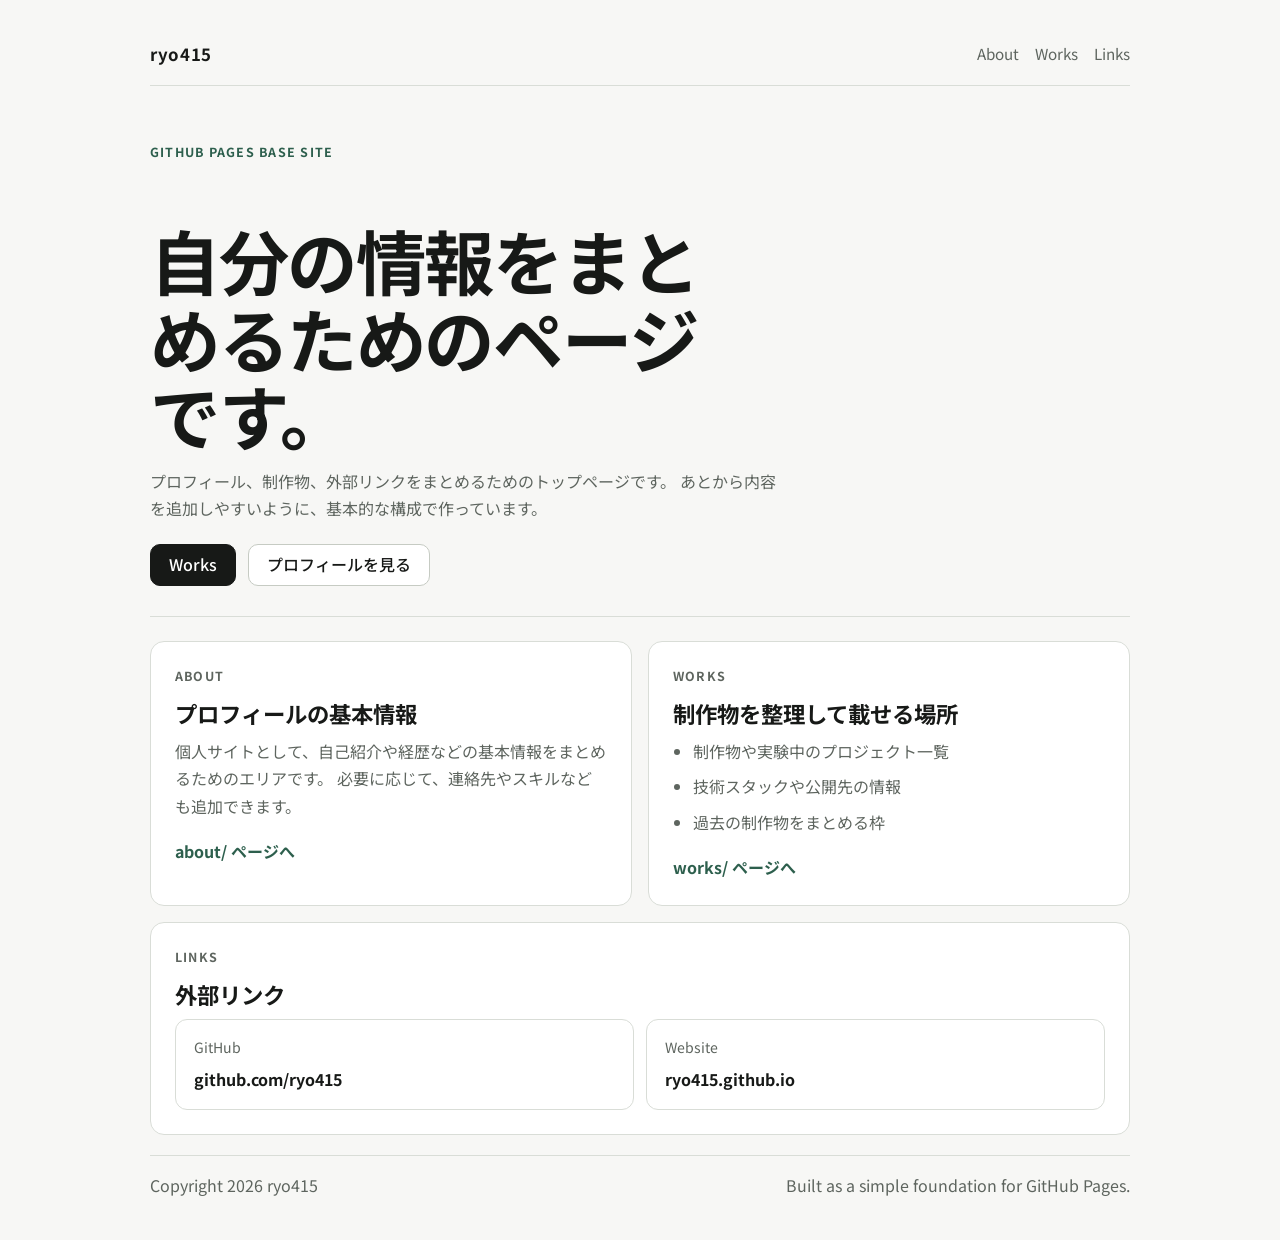
<file: index.html>
<!DOCTYPE html>
<html lang="ja">
<head>
  <meta charset="utf-8">
  <meta name="viewport" content="width=device-width, initial-scale=1">
  <title>ryo415 | Portfolio</title>
  <meta name="description" content="ryo415 の GitHub Pages 用ポートフォリオサイト">
  <meta name="author" content="ryo415">
  <meta name="theme-color" content="#f7f7f5">
  <link rel="preconnect" href="https://fonts.googleapis.com">
  <link rel="preconnect" href="https://fonts.gstatic.com" crossorigin>
  <link href="https://fonts.googleapis.com/css2?family=Noto+Sans+JP:wght@400;500;700&display=swap" rel="stylesheet">
  <link rel="stylesheet" href="assets/css/style.css">
</head>
<body>
  <div class="page-shell">
    <header class="site-header">
      <a class="brand" href="#top">ryo415</a>
      <nav class="site-nav" aria-label="Primary">
        <a href="about/">About</a>
        <a href="works/">Works</a>
        <a href="#links">Links</a>
      </nav>
    </header>

    <main id="top">
      <section class="hero">
        <p class="eyebrow">GitHub Pages Base Site</p>
        <h1>自分の情報をまとめるためのページです。</h1>
        <p class="hero-copy">
          プロフィール、制作物、外部リンクをまとめるためのトップページです。
          あとから内容を追加しやすいように、基本的な構成で作っています。
        </p>
        <div class="hero-actions">
          <a class="button primary" href="works/">Works</a>
          <a class="button secondary" href="about/">プロフィールを見る</a>
        </div>
      </section>

      <section class="content-grid">
        <article class="panel intro-panel" id="about">
          <p class="section-label">About</p>
          <h2>プロフィールの基本情報</h2>
          <p>
            個人サイトとして、自己紹介や経歴などの基本情報をまとめるためのエリアです。
            必要に応じて、連絡先やスキルなども追加できます。
          </p>
          <p class="panel-link">
            <a href="about/">about/ ページへ</a>
          </p>
        </article>

        <article class="panel" id="focus">
          <p class="section-label">Works</p>
          <h2>制作物を整理して載せる場所</h2>
          <ul class="feature-list">
            <li>制作物や実験中のプロジェクト一覧</li>
            <li>技術スタックや公開先の情報</li>
            <li>過去の制作物をまとめる枠</li>
          </ul>
          <p class="panel-link">
            <a href="works/">works/ ページへ</a>
          </p>
        </article>

        <article class="panel wide-panel" id="links">
          <p class="section-label">Links</p>
          <h2>外部リンク</h2>
          <div class="link-list">
            <a href="https://github.com/ryo415" target="_blank" rel="noopener noreferrer">
              <span>GitHub</span>
              <strong>github.com/ryo415</strong>
            </a>
            <a href="https://ryo415.github.io" target="_blank" rel="noopener noreferrer">
              <span>Website</span>
              <strong>ryo415.github.io</strong>
            </a>
          </div>
        </article>
      </section>
    </main>

    <footer class="site-footer">
      <p>Copyright <span id="year"></span> ryo415</p>
      <p>Built as a simple foundation for GitHub Pages.</p>
    </footer>
  </div>

  <script src="assets/js/main.js"></script>
</body>
</html>
</file>
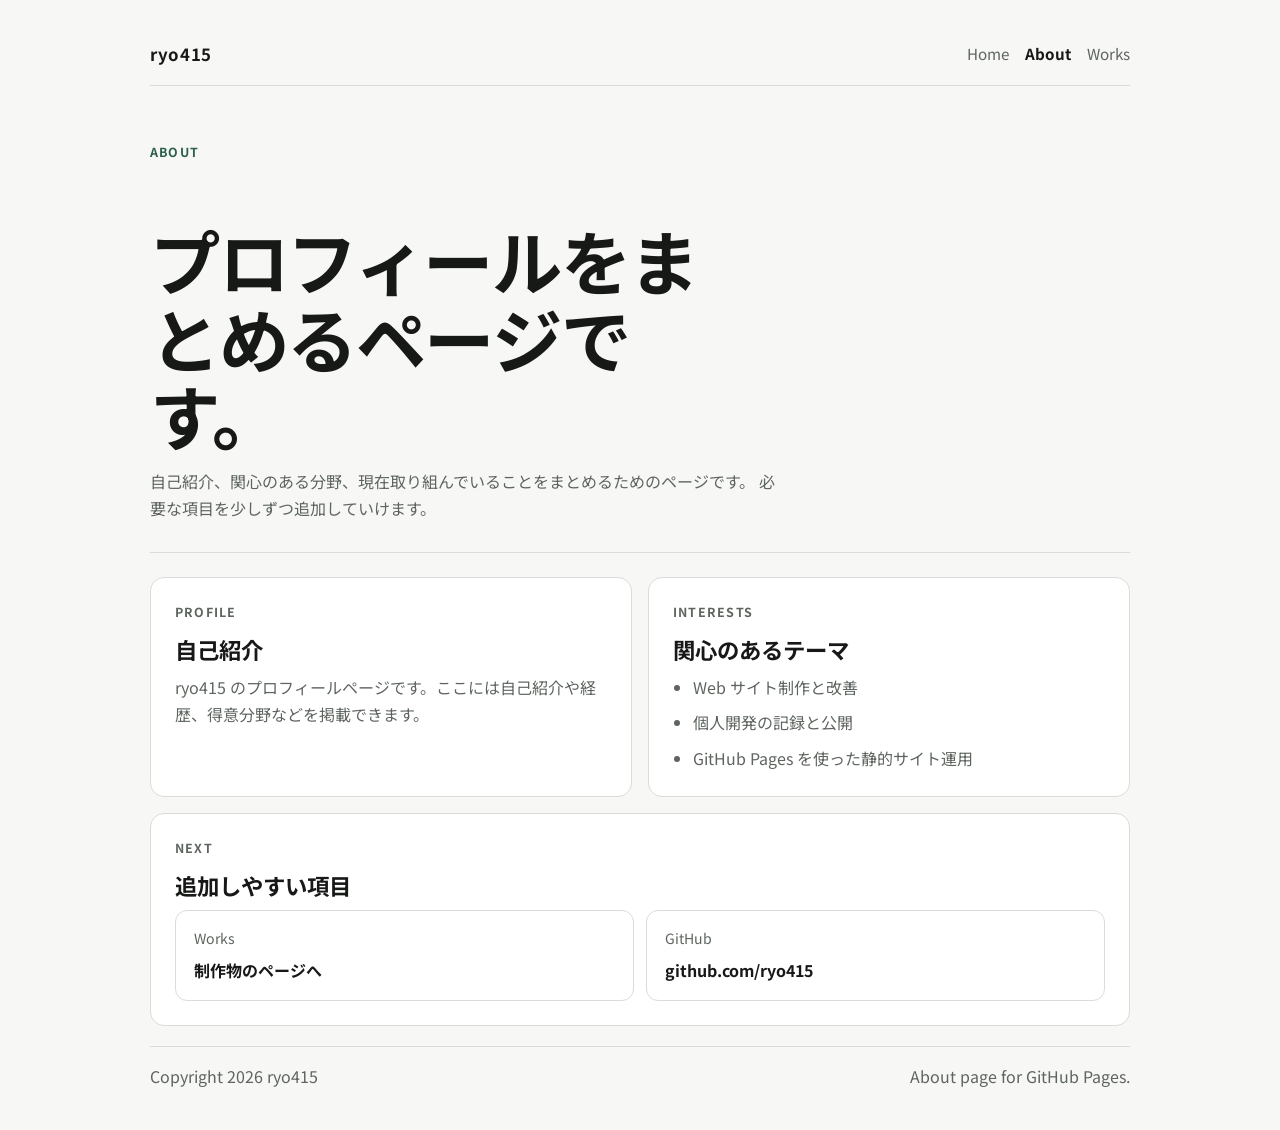
<file: about/index.html>
<!DOCTYPE html>
<html lang="ja">
<head>
  <meta charset="utf-8">
  <meta name="viewport" content="width=device-width, initial-scale=1">
  <title>About | ryo415</title>
  <meta name="description" content="ryo415 のプロフィールページ">
  <meta name="author" content="ryo415">
  <meta name="theme-color" content="#f7f7f5">
  <link rel="preconnect" href="https://fonts.googleapis.com">
  <link rel="preconnect" href="https://fonts.gstatic.com" crossorigin>
  <link href="https://fonts.googleapis.com/css2?family=Noto+Sans+JP:wght@400;500;700&display=swap" rel="stylesheet">
  <link rel="stylesheet" href="../assets/css/style.css">
</head>
<body>
  <div class="page-shell">
    <header class="site-header">
      <a class="brand" href="../">ryo415</a>
      <nav class="site-nav" aria-label="Primary">
        <a href="../">Home</a>
        <a href="./" aria-current="page">About</a>
        <a href="../works/">Works</a>
      </nav>
    </header>

    <main>
      <section class="hero subpage-hero">
        <p class="eyebrow">About</p>
        <h1>プロフィールをまとめるページです。</h1>
        <p class="hero-copy">
          自己紹介、関心のある分野、現在取り組んでいることをまとめるためのページです。
          必要な項目を少しずつ追加していけます。
        </p>
      </section>

      <section class="content-grid">
        <article class="panel">
          <p class="section-label">Profile</p>
          <h2>自己紹介</h2>
          <p>
            ryo415 のプロフィールページです。ここには自己紹介や経歴、得意分野などを掲載できます。
          </p>
        </article>

        <article class="panel">
          <p class="section-label">Interests</p>
          <h2>関心のあるテーマ</h2>
          <ul class="feature-list">
            <li>Web サイト制作と改善</li>
            <li>個人開発の記録と公開</li>
            <li>GitHub Pages を使った静的サイト運用</li>
          </ul>
        </article>

        <article class="panel wide-panel">
          <p class="section-label">Next</p>
          <h2>追加しやすい項目</h2>
          <div class="link-list">
            <a href="../works/">
              <span>Works</span>
              <strong>制作物のページへ</strong>
            </a>
            <a href="https://github.com/ryo415" target="_blank" rel="noopener noreferrer">
              <span>GitHub</span>
              <strong>github.com/ryo415</strong>
            </a>
          </div>
        </article>
      </section>
    </main>

    <footer class="site-footer">
      <p>Copyright <span id="year"></span> ryo415</p>
      <p>About page for GitHub Pages.</p>
    </footer>
  </div>

  <script src="../assets/js/main.js"></script>
</body>
</html>
</file>
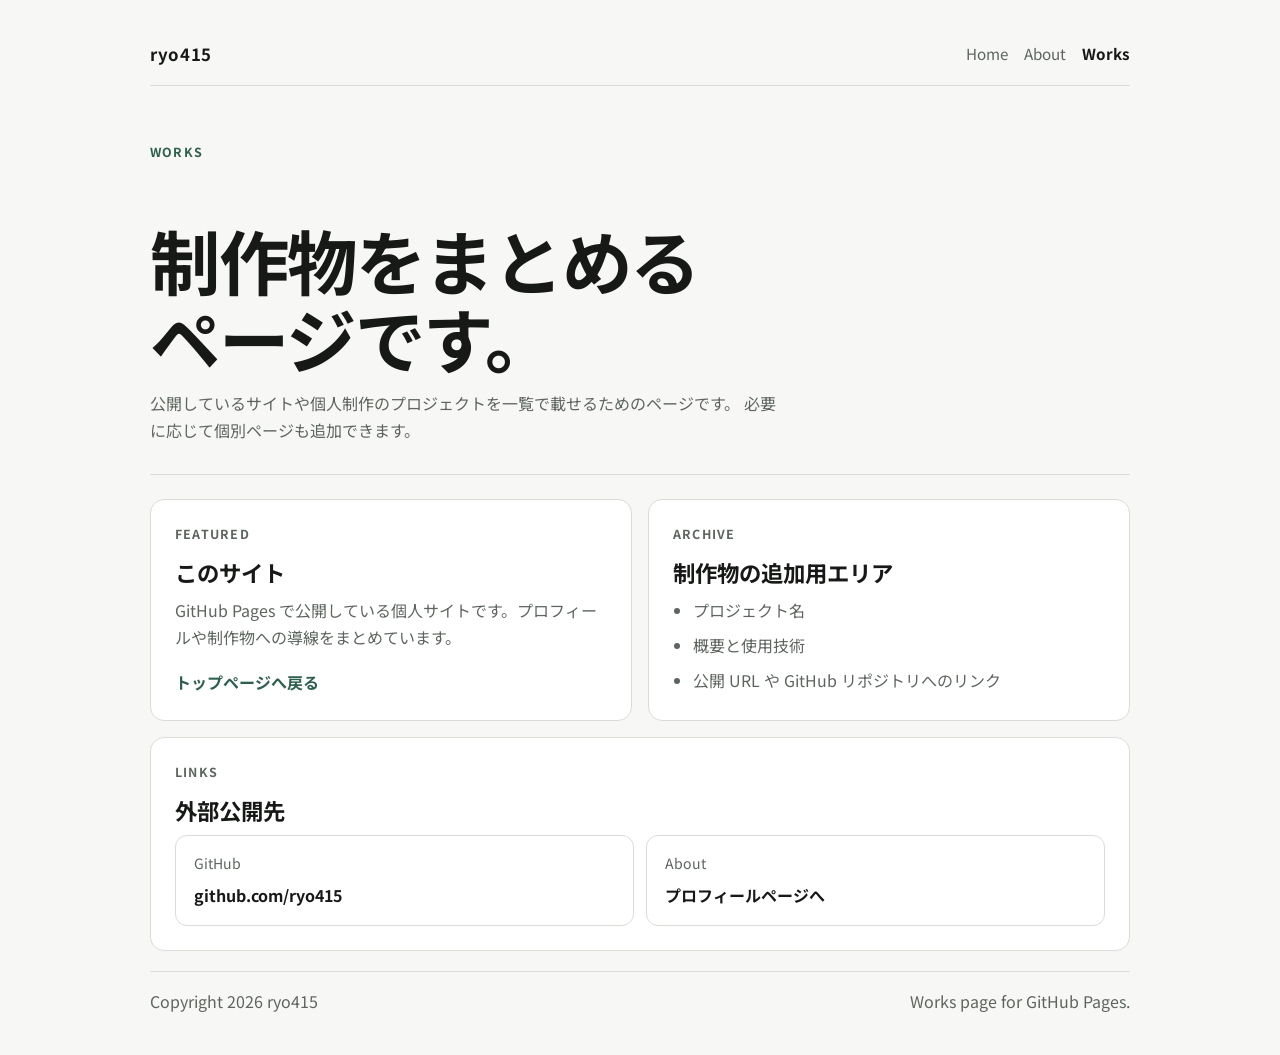
<file: works/index.html>
<!DOCTYPE html>
<html lang="ja">
<head>
  <meta charset="utf-8">
  <meta name="viewport" content="width=device-width, initial-scale=1">
  <title>Works | ryo415</title>
  <meta name="description" content="ryo415 の制作物ページ">
  <meta name="author" content="ryo415">
  <meta name="theme-color" content="#f7f7f5">
  <link rel="preconnect" href="https://fonts.googleapis.com">
  <link rel="preconnect" href="https://fonts.gstatic.com" crossorigin>
  <link href="https://fonts.googleapis.com/css2?family=Noto+Sans+JP:wght@400;500;700&display=swap" rel="stylesheet">
  <link rel="stylesheet" href="../assets/css/style.css">
</head>
<body>
  <div class="page-shell">
    <header class="site-header">
      <a class="brand" href="../">ryo415</a>
      <nav class="site-nav" aria-label="Primary">
        <a href="../">Home</a>
        <a href="../about/">About</a>
        <a href="./" aria-current="page">Works</a>
      </nav>
    </header>

    <main>
      <section class="hero subpage-hero">
        <p class="eyebrow">Works</p>
        <h1>制作物をまとめるページです。</h1>
        <p class="hero-copy">
          公開しているサイトや個人制作のプロジェクトを一覧で載せるためのページです。
          必要に応じて個別ページも追加できます。
        </p>
      </section>

      <section class="content-grid">
        <article class="panel">
          <p class="section-label">Featured</p>
          <h2>このサイト</h2>
          <p>
            GitHub Pages で公開している個人サイトです。プロフィールや制作物への導線をまとめています。
          </p>
          <p class="panel-link">
            <a href="../">トップページへ戻る</a>
          </p>
        </article>

        <article class="panel">
          <p class="section-label">Archive</p>
          <h2>制作物の追加用エリア</h2>
          <ul class="feature-list">
            <li>プロジェクト名</li>
            <li>概要と使用技術</li>
            <li>公開 URL や GitHub リポジトリへのリンク</li>
          </ul>
        </article>

        <article class="panel wide-panel">
          <p class="section-label">Links</p>
          <h2>外部公開先</h2>
          <div class="link-list">
            <a href="https://github.com/ryo415" target="_blank" rel="noopener noreferrer">
              <span>GitHub</span>
              <strong>github.com/ryo415</strong>
            </a>
            <a href="../about/">
              <span>About</span>
              <strong>プロフィールページへ</strong>
            </a>
          </div>
        </article>
      </section>
    </main>

    <footer class="site-footer">
      <p>Copyright <span id="year"></span> ryo415</p>
      <p>Works page for GitHub Pages.</p>
    </footer>
  </div>

  <script src="../assets/js/main.js"></script>
</body>
</html>
</file>
<file: assets/css/style.css>
:root {
  --bg: #f7f7f5;
  --surface: #ffffff;
  --line: #d9ddd7;
  --line-strong: #c6cbc3;
  --text: #171917;
  --muted: #5e655f;
  --accent: #2d5f4d;
  --accent-soft: #eef4f1;
}

* {
  box-sizing: border-box;
}

html {
  scroll-behavior: smooth;
}

body {
  margin: 0;
  min-height: 100vh;
  font-family: "Noto Sans JP", sans-serif;
  line-height: 1.7;
  color: var(--text);
  background: var(--bg);
}

a {
  color: inherit;
  text-decoration: none;
}

p,
ul {
  margin: 0;
}

.page-shell {
  width: min(980px, calc(100% - 32px));
  margin: 0 auto;
  padding: 24px 0 40px;
}

.site-header {
  display: flex;
  justify-content: space-between;
  align-items: center;
  gap: 16px;
  margin-bottom: 20px;
  padding: 16px 0;
  border: 1px solid var(--line);
  border-width: 0 0 1px;
}

.brand,
.hero h1,
.panel h2 {
  font-family: "Noto Sans JP", sans-serif;
}

.brand {
  font-size: 1.05rem;
  font-weight: 700;
  letter-spacing: 0.04em;
}

.site-nav {
  display: flex;
  flex-wrap: wrap;
  gap: 16px;
}

.site-nav a {
  color: var(--muted);
  font-size: 0.95rem;
}

.hero {
  margin-bottom: 24px;
  padding: 36px 0 30px;
  border: 1px solid var(--line);
  border-width: 0 0 1px;
  background: transparent;
}

.subpage-hero h1 {
  max-width: 14ch;
  font-size: clamp(2.1rem, 6vw, 3.6rem);
}

.eyebrow,
.section-label {
  margin-bottom: 12px;
  color: var(--accent);
  font-size: 0.78rem;
  font-weight: 700;
  letter-spacing: 0.1em;
  text-transform: uppercase;
}

.hero h1 {
  max-width: 14ch;
  margin-bottom: 14px;
  font-size: clamp(2.4rem, 7vw, 4.4rem);
  line-height: 1.1;
  letter-spacing: -0.02em;
}

.hero-copy {
  max-width: 640px;
  color: var(--muted);
  font-size: 1rem;
}

.hero-actions {
  display: flex;
  flex-wrap: wrap;
  gap: 12px;
  margin-top: 22px;
}

.button {
  display: inline-flex;
  align-items: center;
  justify-content: center;
  min-height: 42px;
  padding: 0 18px;
  border: 1px solid var(--line-strong);
  border-radius: 10px;
  font-weight: 500;
  transition: background-color 180ms ease, border-color 180ms ease, color 180ms ease;
}

.button:hover,
.button:focus-visible {
  background: var(--accent-soft);
  border-color: var(--accent);
}

.button.primary {
  background: var(--text);
  border-color: var(--text);
  color: #ffffff;
}

.button.secondary {
  background: var(--surface);
}

.content-grid {
  display: grid;
  grid-template-columns: repeat(2, minmax(0, 1fr));
  gap: 16px;
}

.panel {
  padding: 24px;
  border: 1px solid var(--line);
  border-radius: 14px;
  background: var(--surface);
}

.panel h2 {
  margin: 0 0 10px;
  font-size: 1.4rem;
  line-height: 1.3;
}

.panel p,
.feature-list {
  color: var(--muted);
}

.panel-link {
  margin-top: 18px;
}

.panel-link a {
  color: var(--accent);
  font-weight: 700;
}

.wide-panel {
  grid-column: 1 / -1;
}

.feature-list {
  padding-left: 20px;
}

.feature-list li + li {
  margin-top: 8px;
}

.link-list {
  display: grid;
  grid-template-columns: repeat(auto-fit, minmax(220px, 1fr));
  gap: 12px;
}

.link-list a {
  padding: 16px 18px;
  border: 1px solid var(--line);
  border-radius: 12px;
  background: var(--surface);
  transition: background-color 180ms ease, border-color 180ms ease;
}

.link-list a:hover,
.link-list a:focus-visible {
  background: var(--accent-soft);
  border-color: var(--accent);
}

.link-list span {
  display: block;
  margin-bottom: 6px;
  color: var(--muted);
  font-size: 0.88rem;
}

.link-list strong {
  font-size: 1rem;
}

.site-footer {
  display: flex;
  justify-content: space-between;
  gap: 16px;
  margin-top: 20px;
  padding: 16px 0 0;
  border: 1px solid var(--line);
  border-width: 1px 0 0;
  color: var(--muted);
}

.site-nav a[aria-current="page"] {
  color: var(--text);
  font-weight: 700;
}

@media (max-width: 800px) {
  .site-header,
  .site-footer {
    flex-direction: column;
    align-items: flex-start;
  }

  .content-grid {
    grid-template-columns: 1fr;
  }
}

@media (max-width: 560px) {
  .page-shell {
    width: min(100% - 20px, 980px);
    padding-top: 12px;
  }

  .hero h1 {
    max-width: none;
    font-size: clamp(2rem, 12vw, 3rem);
  }
}
</file>
